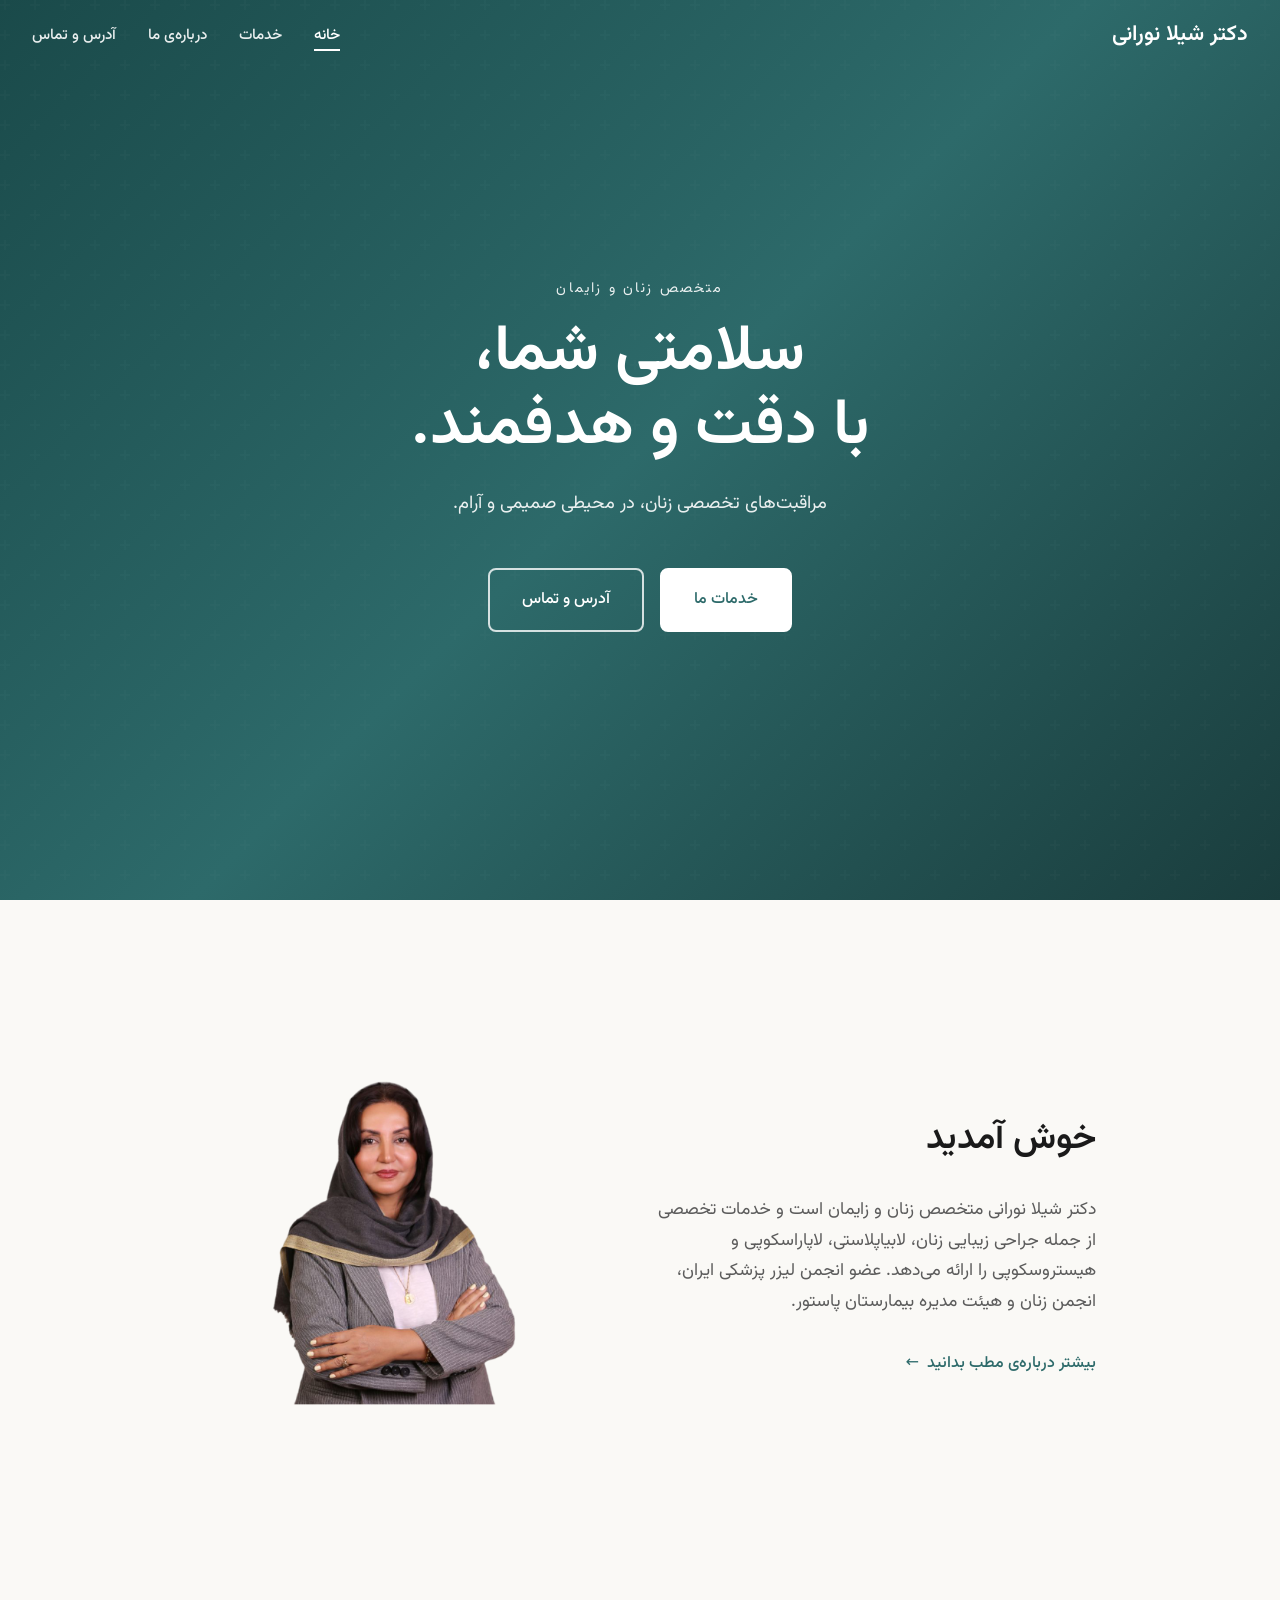
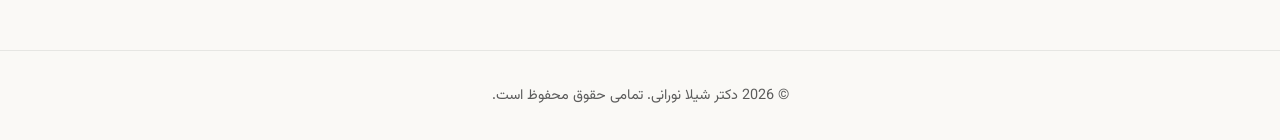
<file: index.html>
<!DOCTYPE html>
<html lang="fa" dir="rtl">
<head>
  <meta charset="UTF-8">
  <meta name="viewport" content="width=device-width, initial-scale=1.0">
  <title>دکتر شیلا نورانی — متخصص زنان و زایمان</title>
  <link rel="stylesheet" href="css/style.css">
  <link rel="preconnect" href="https://fonts.googleapis.com">
  <link rel="preconnect" href="https://fonts.gstatic.com" crossorigin>
  <link href="https://fonts.googleapis.com/css2?family=Vazirmatn:wght@300;400;500;600;700&display=swap" rel="stylesheet">
</head>
<body>
  <header class="navbar" id="navbar" role="banner">
    <a href="index.html" class="navbar-brand">دکتر شیلا نورانی</a>
    <button class="navbar-toggle" id="nav-toggle" type="button" aria-label="باز کردن منو" aria-expanded="false">
      <span class="hamburger"></span>
      <span class="hamburger"></span>
      <span class="hamburger"></span>
    </button>
    <nav class="navbar-menu" id="navbar-menu" aria-label="منوی اصلی">
      <ul class="nav-links">
        <li><a href="index.html" class="nav-link active">خانه</a></li>
        <li><a href="services.html" class="nav-link">خدمات</a></li>
        <li><a href="about.html" class="nav-link">درباره‌ی ما</a></li>
        <li><a href="address.html" class="nav-link">آدرس و تماس</a></li>
      </ul>
    </nav>
  </header>

  <main>
    <section class="hero" id="hero">
      <div class="hero-backdrop"></div>
      <div class="hero-content">
        <p class="hero-subtitle">متخصص زنان و زایمان</p>
        <h1 class="hero-title">سلامتی شما،<br>با دقت و هدفمند.</h1>
        <p class="hero-lead">مراقبت‌های تخصصی زنان، در محیطی صمیمی و آرام.</p>
        <div class="hero-actions">
          <a href="services.html" class="btn btn-primary">خدمات ما</a>
          <a href="address.html" class="btn btn-secondary">آدرس و تماس</a>
        </div>
      </div>
    </section>

    <section class="intro section" id="intro">
      <div class="container">
        <div class="intro-inner">
          <div class="intro-text">
            <h2 class="section-title">خوش آمدید</h2>
            <p class="section-lead">دکتر شیلا نورانی متخصص زنان و زایمان است و خدمات تخصصی از جمله جراحی زیبایی زنان، لابیاپلاستی، لاپاراسکوپی و هیستروسکوپی را ارائه می‌دهد. عضو انجمن لیزر پزشکی ایران، انجمن زنان و هیئت مدیره بیمارستان پاستور.</p>
            <a href="about.html" class="link-arrow">بیشتر درباره‌ی مطب بدانید</a>
          </div>
          <!-- <div class="intro-image"> -->
            <img src="doctor.png" alt="دکتر شیلا نورانی، متخصص زنان و زایمان" width="420" height="320">
          <!-- </div> -->
        </div>
      </div>
    </section>
  </main>

  <footer class="site-footer">
    <div class="container">
      <p class="footer-copy">© <span id="year"></span> دکتر شیلا نورانی. تمامی حقوق محفوظ است.</p>
    </div>
  </footer>

  <script src="js/main.js"></script>
</body>
</html>
</file>
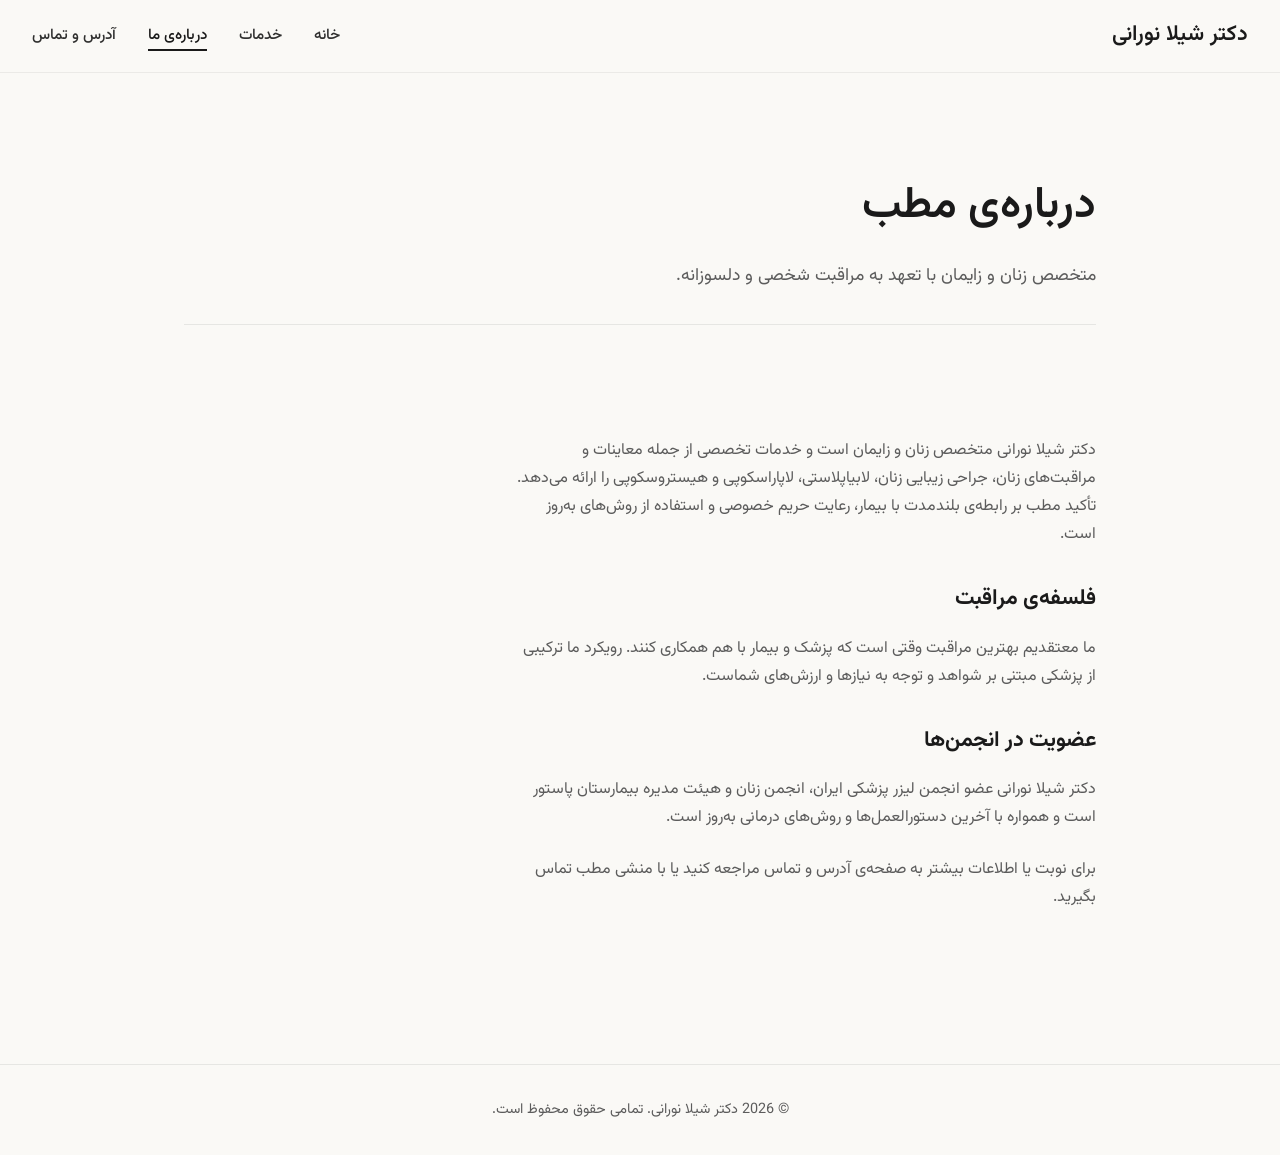
<file: about.html>
<!DOCTYPE html>
<html lang="fa" dir="rtl">
<head>
  <meta charset="UTF-8">
  <meta name="viewport" content="width=device-width, initial-scale=1.0">
  <title>درباره‌ی ما — دکتر شیلا نورانی | متخصص زنان و زایمان</title>
  <link rel="stylesheet" href="css/style.css">
  <link rel="preconnect" href="https://fonts.googleapis.com">
  <link rel="preconnect" href="https://fonts.gstatic.com" crossorigin>
  <link href="https://fonts.googleapis.com/css2?family=Vazirmatn:wght@300;400;500;600;700&display=swap" rel="stylesheet">
</head>
<body class="page-body">
  <header class="navbar is-solid" id="navbar" role="banner">
    <a href="index.html" class="navbar-brand">دکتر شیلا نورانی</a>
    <button class="navbar-toggle" id="nav-toggle" type="button" aria-label="باز کردن منو" aria-expanded="false">
      <span class="hamburger"></span>
      <span class="hamburger"></span>
      <span class="hamburger"></span>
    </button>
    <nav class="navbar-menu" id="navbar-menu" aria-label="منوی اصلی">
      <ul class="nav-links">
        <li><a href="index.html" class="nav-link">خانه</a></li>
        <li><a href="services.html" class="nav-link">خدمات</a></li>
        <li><a href="about.html" class="nav-link active">درباره‌ی ما</a></li>
        <li><a href="address.html" class="nav-link">آدرس و تماس</a></li>
      </ul>
    </nav>
  </header>

  <main class="page">
    <div class="container">
      <header class="page-header">
        <h1 class="page-title">درباره‌ی مطب</h1>
        <p class="page-lead">متخصص زنان و زایمان با تعهد به مراقبت شخصی و دلسوزانه.</p>
      </header>

      <section class="section">
        <div class="content-block">
          <p>دکتر شیلا نورانی متخصص زنان و زایمان است و خدمات تخصصی از جمله معاینات و مراقبت‌های زنان، جراحی زیبایی زنان، لابیاپلاستی، لاپاراسکوپی و هیستروسکوپی را ارائه می‌دهد. تأکید مطب بر رابطه‌ی بلندمدت با بیمار، رعایت حریم خصوصی و استفاده از روش‌های به‌روز است.</p>
          <h3>فلسفه‌ی مراقبت</h3>
          <p>ما معتقدیم بهترین مراقبت وقتی است که پزشک و بیمار با هم همکاری کنند. رویکرد ما ترکیبی از پزشکی مبتنی بر شواهد و توجه به نیازها و ارزش‌های شماست.</p>
          <h3>عضویت در انجمن‌ها</h3>
          <p>دکتر شیلا نورانی عضو انجمن لیزر پزشکی ایران، انجمن زنان و هیئت مدیره بیمارستان پاستور است و همواره با آخرین دستورالعمل‌ها و روش‌های درمانی به‌روز است.</p>
          <p>برای نوبت یا اطلاعات بیشتر به صفحه‌ی <a href="address.html">آدرس و تماس</a> مراجعه کنید یا با منشی مطب تماس بگیرید.</p>
        </div>
      </section>
    </div>
  </main>

  <footer class="site-footer">
    <div class="container">
      <p class="footer-copy">© <span id="year"></span> دکتر شیلا نورانی. تمامی حقوق محفوظ است.</p>
    </div>
  </footer>

  <script src="js/main.js"></script>
</body>
</html>
</file>
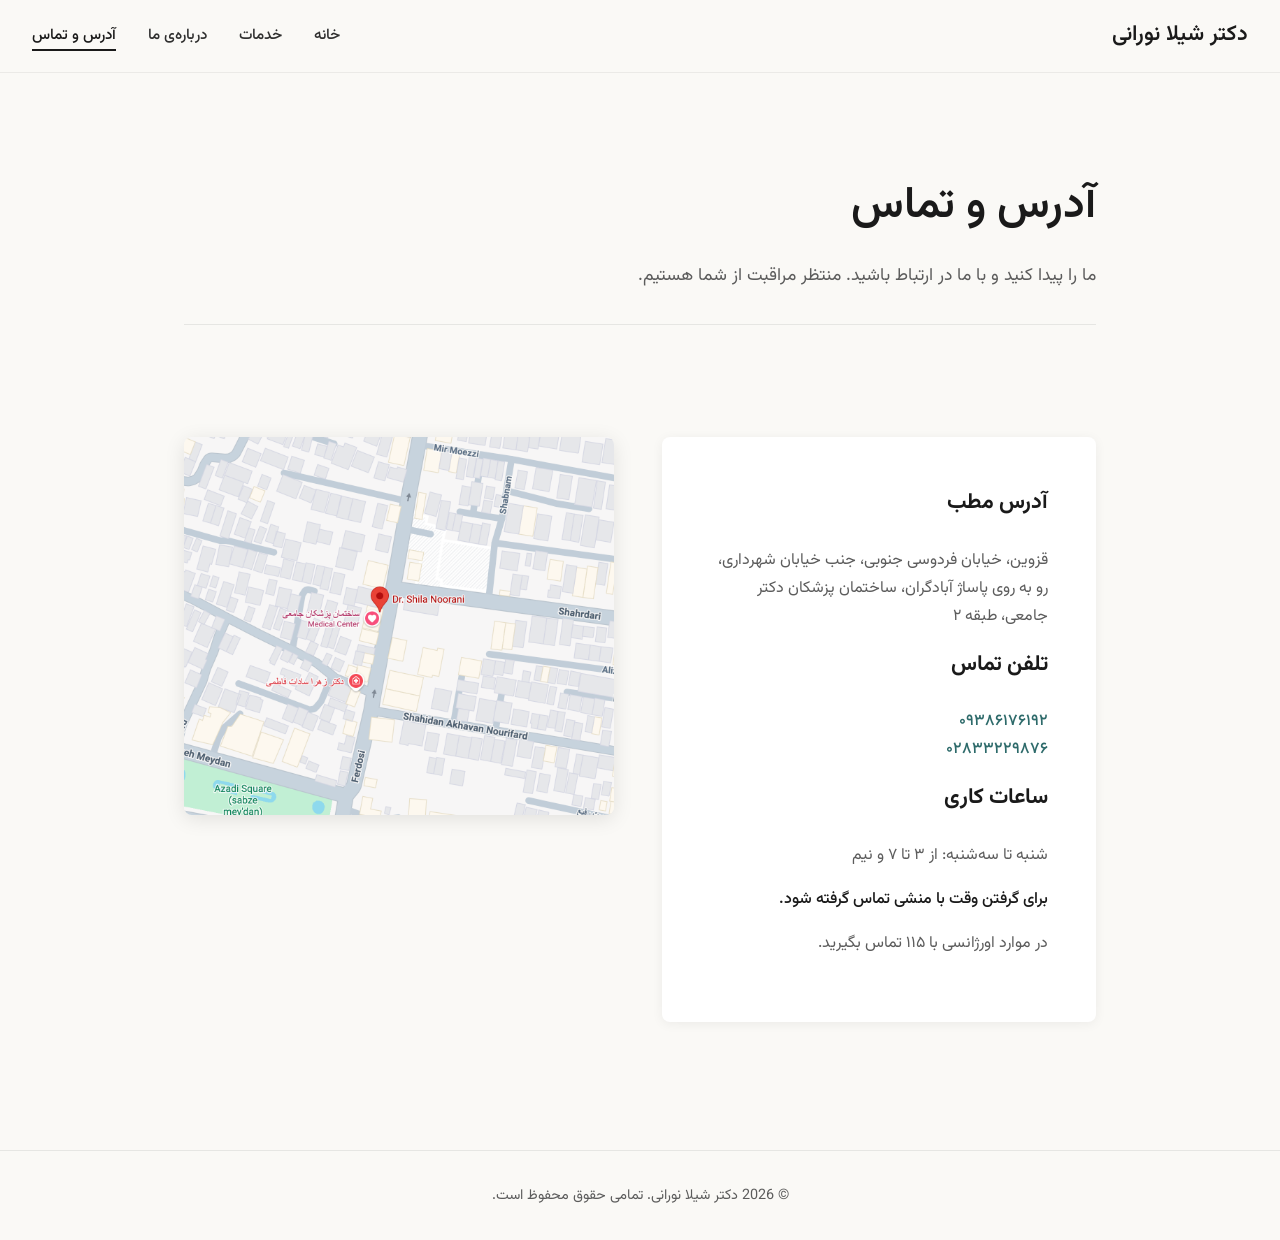
<file: address.html>
<!DOCTYPE html>
<html lang="fa" dir="rtl">
<head>
  <meta charset="UTF-8">
  <meta name="viewport" content="width=device-width, initial-scale=1.0">
  <title>آدرس و تماس — دکتر شیلا نورانی | متخصص زنان و زایمان</title>
  <link rel="stylesheet" href="css/style.css">
  <link rel="preconnect" href="https://fonts.googleapis.com">
  <link rel="preconnect" href="https://fonts.gstatic.com" crossorigin>
  <link href="https://fonts.googleapis.com/css2?family=Vazirmatn:wght@300;400;500;600;700&display=swap" rel="stylesheet">
</head>
<body class="page-body">
  <header class="navbar is-solid" id="navbar" role="banner">
    <a href="index.html" class="navbar-brand">دکتر شیلا نورانی</a>
    <button class="navbar-toggle" id="nav-toggle" type="button" aria-label="باز کردن منو" aria-expanded="false">
      <span class="hamburger"></span>
      <span class="hamburger"></span>
      <span class="hamburger"></span>
    </button>
    <nav class="navbar-menu" id="navbar-menu" aria-label="منوی اصلی">
      <ul class="nav-links">
        <li><a href="index.html" class="nav-link">خانه</a></li>
        <li><a href="services.html" class="nav-link">خدمات</a></li>
        <li><a href="about.html" class="nav-link">درباره‌ی ما</a></li>
        <li><a href="address.html" class="nav-link active">آدرس و تماس</a></li>
      </ul>
    </nav>
  </header>

  <main class="page">
    <div class="container">
      <header class="page-header">
        <h1 class="page-title">آدرس و تماس</h1>
        <p class="page-lead">ما را پیدا کنید و با ما در ارتباط باشید. منتظر مراقبت از شما هستیم.</p>
      </header>

      <section class="section">
        <div class="address-inner">
          <div class="address-card">
            <h3>آدرس مطب</h3>
            <p>
              قزوین، خیابان فردوسی جنوبی، جنب خیابان شهرداری، رو به روی پاساژ آبادگران، ساختمان پزشکان دکتر جامعی، طبقه ۲
            </p>
            <h3>تلفن تماس</h3>
            <p>
              <a href="tel:+989386176192">۰۹۳۸۶۱۷۶۱۹۲</a><br>
              <a href="tel:+9828333229876">۰۲۸۳۳۲۲۹۸۷۶</a>
            </p>
            <h3>ساعات کاری</h3>
            <p>
              شنبه تا سه‌شنبه: از ۳ تا ۷ و نیم
            </p>
            <p class="address-note">برای گرفتن وقت با منشی تماس گرفته شود.</p>
            <p>در موارد اورژانسی با ۱۱۵ تماس بگیرید.</p>
          </div>
          <a class="address-map-link" href="https://maps.app.goo.gl/wGYwDpwdkwxt8mRX6" target="_blank" rel="noopener noreferrer" aria-label="نمایش موقعیت مطب در نقشه گوگل">
            <img src="address.png" alt="موقعیت مطب دکتر شیلا نورانی روی نقشه" width="480" height="360">
          </a>
        </div>
      </section>
    </div>
  </main>

  <footer class="site-footer">
    <div class="container">
      <p class="footer-copy">© <span id="year"></span> دکتر شیلا نورانی. تمامی حقوق محفوظ است.</p>
    </div>
  </footer>

  <script src="js/main.js"></script>
</body>
</html>
</file>
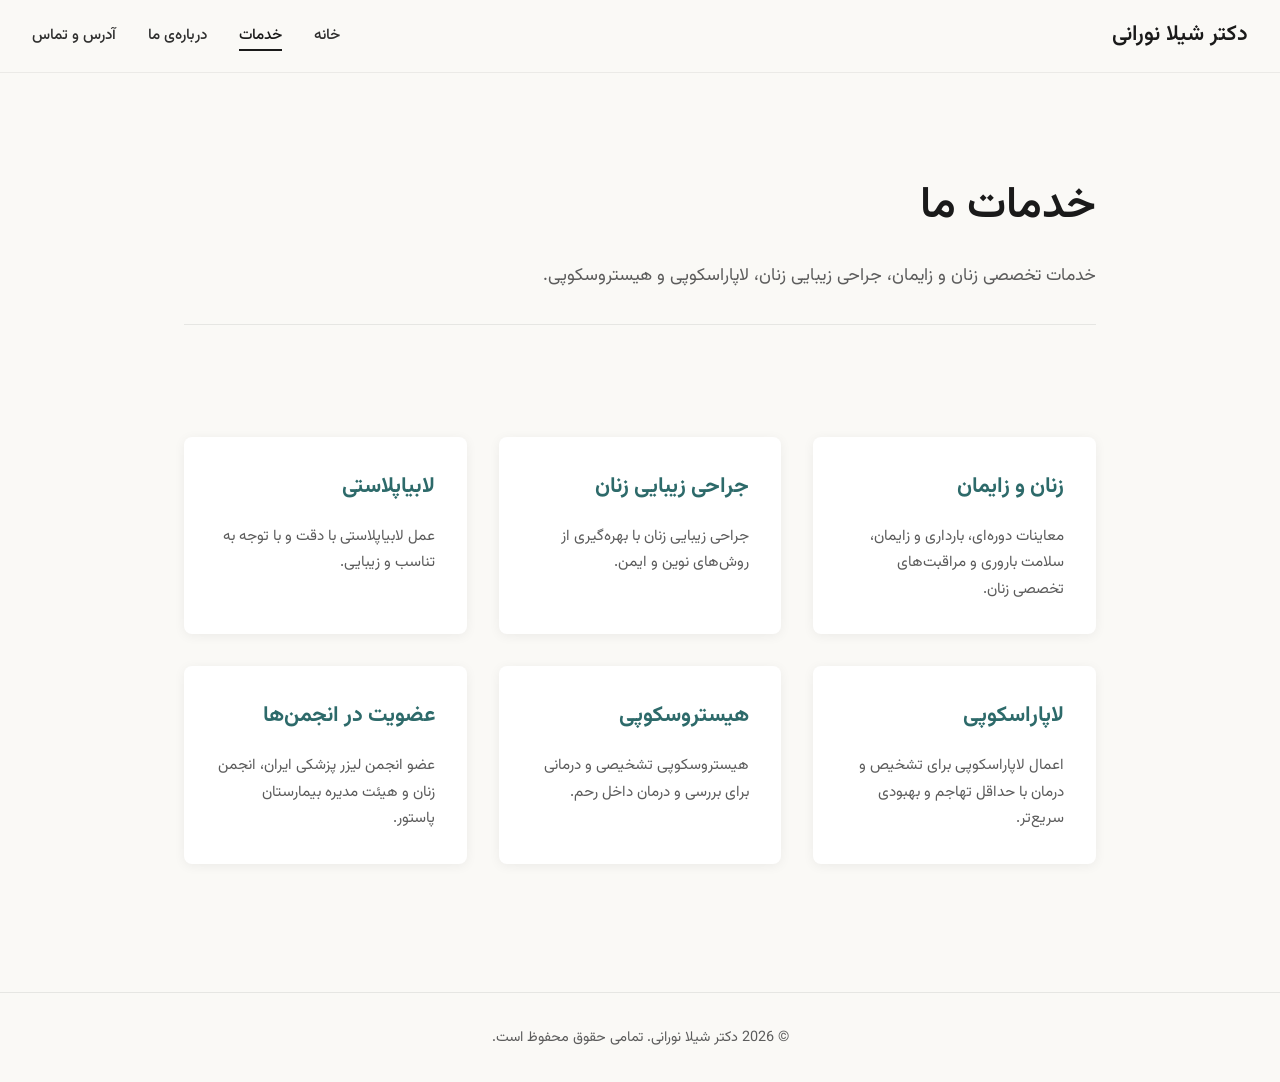
<file: services.html>
<!DOCTYPE html>
<html lang="fa" dir="rtl">
<head>
  <meta charset="UTF-8">
  <meta name="viewport" content="width=device-width, initial-scale=1.0">
  <title>خدمات — دکتر شیلا نورانی | متخصص زنان و زایمان</title>
  <link rel="stylesheet" href="css/style.css">
  <link rel="preconnect" href="https://fonts.googleapis.com">
  <link rel="preconnect" href="https://fonts.gstatic.com" crossorigin>
  <link href="https://fonts.googleapis.com/css2?family=Vazirmatn:wght@300;400;500;600;700&display=swap" rel="stylesheet">
</head>
<body class="page-body">
  <header class="navbar is-solid" id="navbar" role="banner">
    <a href="index.html" class="navbar-brand">دکتر شیلا نورانی</a>
    <button class="navbar-toggle" id="nav-toggle" type="button" aria-label="باز کردن منو" aria-expanded="false">
      <span class="hamburger"></span>
      <span class="hamburger"></span>
      <span class="hamburger"></span>
    </button>
    <nav class="navbar-menu" id="navbar-menu" aria-label="منوی اصلی">
      <ul class="nav-links">
        <li><a href="index.html" class="nav-link">خانه</a></li>
        <li><a href="services.html" class="nav-link active">خدمات</a></li>
        <li><a href="about.html" class="nav-link">درباره‌ی ما</a></li>
        <li><a href="address.html" class="nav-link">آدرس و تماس</a></li>
      </ul>
    </nav>
  </header>

  <main class="page">
    <div class="container">
      <header class="page-header">
        <h1 class="page-title">خدمات ما</h1>
        <p class="page-lead">خدمات تخصصی زنان و زایمان، جراحی زیبایی زنان، لاپاراسکوپی و هیستروسکوپی.</p>
      </header>

      <section class="section">
        <div class="services-grid">
          <article class="service-card">
            <h3>زنان و زایمان</h3>
            <p>معاینات دوره‌ای، بارداری و زایمان، سلامت باروری و مراقبت‌های تخصصی زنان.</p>
          </article>
          <article class="service-card">
            <h3>جراحی زیبایی زنان</h3>
            <p>جراحی زیبایی زنان با بهره‌گیری از روش‌های نوین و ایمن.</p>
          </article>
          <article class="service-card">
            <h3>لابیاپلاستی</h3>
            <p>عمل لابیاپلاستی با دقت و با توجه به تناسب و زیبایی.</p>
          </article>
          <article class="service-card">
            <h3>لاپاراسکوپی</h3>
            <p>اعمال لاپاراسکوپی برای تشخیص و درمان با حداقل تهاجم و بهبودی سریع‌تر.</p>
          </article>
          <article class="service-card">
            <h3>هیستروسکوپی</h3>
            <p>هیستروسکوپی تشخیصی و درمانی برای بررسی و درمان داخل رحم.</p>
          </article>
          <article class="service-card service-card--membership">
            <h3>عضویت در انجمن‌ها</h3>
            <p>عضو انجمن لیزر پزشکی ایران، انجمن زنان و هیئت مدیره بیمارستان پاستور.</p>
          </article>
        </div>
      </section>
    </div>
  </main>

  <footer class="site-footer">
    <div class="container">
      <p class="footer-copy">© <span id="year"></span> دکتر شیلا نورانی. تمامی حقوق محفوظ است.</p>
    </div>
  </footer>

  <script src="js/main.js"></script>
</body>
</html>
</file>
<file: css/style.css>
/* --- Variables --- */
:root {
  --color-bg: #faf9f6;
  --color-surface: #ffffff;
  --color-text: #1a1a1a;
  --color-text-muted: #5c5c5c;
  --color-accent: #2d6a6a;
  --color-accent-hover: #245454;
  --color-hero-overlay: rgba(26, 26, 26, 0.4);
  --color-nav-solid: rgba(250, 249, 246, 0.98);
  --font-heading: 'Vazirmatn', 'Cormorant Garamond', Georgia, serif;
  --font-body: 'Vazirmatn', system-ui, sans-serif;
  --space-xs: 0.5rem;
  --space-sm: 1rem;
  --space-md: 1.5rem;
  --space-lg: 2rem;
  --space-xl: 3rem;
  --space-2xl: 4rem;
  --radius: 8px;
  --nav-height: 72px;
  --transition: 0.25s ease;
}

/* --- Reset & base --- */
*, *::before, *::after { box-sizing: border-box; }
html { scroll-behavior: smooth; }
html[dir="rtl"] {
  direction: rtl;
  text-align: right;
}
body {
  margin: 0;
  font-family: var(--font-body);
  font-size: 1rem;
  line-height: 1.75;
  color: var(--color-text);
  background: var(--color-bg);
}

img { max-width: 100%; height: auto; display: block; }
a { color: inherit; text-decoration: none; }
ul { list-style: none; margin: 0; padding: 0; }

/* --- Layout --- */
.container {
  width: 100%;
  max-width: 960px;
  margin: 0 auto;
  padding: 0 var(--space-md);
}

.section {
  padding: var(--space-2xl) 0;
}

.section-title {
  font-family: var(--font-heading);
  font-size: clamp(1.75rem, 4vw, 2.25rem);
  font-weight: 600;
  margin: 0 0 var(--space-md);
}

.section-lead {
  font-size: 1.1rem;
  color: var(--color-text-muted);
  margin: 0 0 var(--space-lg);
  max-width: 60ch;
}

/* --- Intro: welcome text + doctor photo --- */
.intro-inner {
  display: flex;
  flex-direction: row;
  align-items: center;
  gap: var(--space-xl);
  flex-wrap: wrap;
}

.intro-text {
  flex: 1;
  min-width: 280px;
}

.intro-image {
  flex: 0 0 auto;
}

.intro-image img {
  width: 100%;
  max-width: 280px;
  height: auto;
  border-radius: var(--radius);
  box-shadow: 0 4px 20px rgba(0, 0, 0, 0.1);
}

@media (max-width: 640px) {
  .intro-inner {
    flex-direction: column;
  }
  .intro-image img {
    max-width: 240px;
  }
}

.link-arrow {
  display: inline-flex;
  align-items: center;
  gap: var(--space-xs);
  font-weight: 500;
  color: var(--color-accent);
  transition: color var(--transition), gap var(--transition);
}

.link-arrow:hover {
  color: var(--color-accent-hover);
  gap: var(--space-sm);
}

html[dir="rtl"] .link-arrow::after {
  content: '←';
}
html:not([dir="rtl"]) .link-arrow::after {
  content: '→';
}

/* --- Navbar (transparent by default on hero pages) --- */
.navbar {
  position: fixed;
  top: 0;
  left: 0;
  right: 0;
  z-index: 1000;
  display: flex;
  align-items: center;
  justify-content: space-between;
  padding: var(--space-sm) var(--space-lg);
  min-height: var(--nav-height);
  transition: background-color var(--transition), box-shadow var(--transition), color var(--transition);
}

.navbar.is-solid {
  background-color: var(--color-nav-solid);
  box-shadow: 0 1px 0 rgba(0, 0, 0, 0.06);
  color: var(--color-text);
}

.navbar:not(.is-solid) {
  background-color: transparent;
  color: #fff;
}

.navbar-brand {
  font-family: var(--font-heading);
  font-size: 1.35rem;
  font-weight: 600;
  color: inherit;
}

.nav-links {
  display: flex;
  align-items: center;
  gap: var(--space-lg);
}

.nav-link {
  font-weight: 500;
  font-size: 0.95rem;
  opacity: 0.9;
  transition: opacity var(--transition);
}

.navbar.is-solid .nav-link { color: var(--color-text); }
.navbar:not(.is-solid) .nav-link { color: #fff; }

.nav-link:hover,
.nav-link.active {
  opacity: 1;
}

.nav-link.active {
  border-bottom: 2px solid currentColor;
  padding-bottom: 2px;
}

/* Mobile: hamburger */
.navbar-toggle {
  display: none;
  flex-direction: column;
  justify-content: center;
  gap: 6px;
  width: 44px;
  height: 44px;
  padding: 0;
  border: none;
  background: transparent;
  cursor: pointer;
  color: inherit;
  border-radius: var(--radius);
  transition: background var(--transition);
}

.navbar-toggle:hover {
  background: rgba(255, 255, 255, 0.1);
}

.navbar.is-solid .navbar-toggle:hover {
  background: rgba(0, 0, 0, 0.06);
}

.hamburger {
  display: block;
  width: 22px;
  height: 2px;
  background: currentColor;
  border-radius: 1px;
  transition: transform var(--transition), opacity var(--transition);
}

.navbar-toggle[aria-expanded="true"] .hamburger:nth-child(1) {
  transform: translateY(8px) rotate(45deg);
}

.navbar-toggle[aria-expanded="true"] .hamburger:nth-child(2) {
  opacity: 0;
}

.navbar-toggle[aria-expanded="true"] .hamburger:nth-child(3) {
  transform: translateY(-8px) rotate(-45deg);
}

@media (max-width: 768px) {
  .navbar-toggle {
    display: flex;
  }

  .navbar-menu {
    position: fixed;
    top: var(--nav-height);
    left: 0;
    right: 0;
    background: var(--color-nav-solid);
    color: var(--color-text);
    box-shadow: 0 10px 30px rgba(0, 0, 0, 0.1);
    max-height: 0;
    overflow: hidden;
    transition: max-height var(--transition);
  }

  .navbar-menu.is-open {
    max-height: 280px;
  }

  .nav-links {
    flex-direction: column;
    padding: var(--space-md);
    gap: 0;
  }

  .nav-link {
    display: block;
    padding: var(--space-sm);
    color: var(--color-text);
    border-bottom: 1px solid rgba(0, 0, 0, 0.06);
  }

  .nav-link:last-child {
    border-bottom: none;
  }

  .navbar.is-solid .nav-link,
  .navbar:not(.is-solid) .nav-link {
    color: var(--color-text);
  }
}

@media (min-width: 769px) {
  .navbar-menu {
    display: block;
  }
}

/* --- Hero --- */
.hero {
  position: relative;
  min-height: 100vh;
  display: flex;
  align-items: center;
  justify-content: center;
  padding: var(--nav-height) var(--space-lg) var(--space-2xl);
  color: #fff;
  text-align: center;
}
html[dir="rtl"] .hero {
  text-align: center;
}

.hero-backdrop {
  position: absolute;
  inset: 0;
  background: linear-gradient(135deg, #1a4a4a 0%, #2d6a6a 50%, #1a3d3d 100%);
  z-index: -1;
}

.hero-backdrop::after {
  content: '';
  position: absolute;
  inset: 0;
  background: url("data:image/svg+xml,%3Csvg width='60' height='60' viewBox='0 0 60 60' xmlns='http://www.w3.org/2000/svg'%3E%3Cg fill='none' fill-rule='evenodd'%3E%3Cg fill='%23ffffff' fill-opacity='0.03'%3E%3Cpath d='M36 34v-4h-2v4h-4v2h4v4h2v-4h4v-2h-4zm0-30V0h-2v4h-4v2h4v4h2V6h4V4h-4zM6 34v-4H4v4H0v2h4v4h2v-4h4v-2H6zM6 4V0H4v4H0v2h4v4h2V6h4V4H6z'/%3E%3C/g%3E%3C/g%3E%3C/svg%3E");
  opacity: 0.5;
}

.hero-content {
  position: relative;
  z-index: 1;
}

.hero-subtitle {
  font-size: 0.9rem;
  letter-spacing: 0.15em;
  text-transform: uppercase;
  opacity: 0.9;
  margin: 0 0 var(--space-sm);
}

.hero-title {
  font-family: var(--font-heading);
  font-size: clamp(2.5rem, 8vw, 4rem);
  font-weight: 600;
  line-height: 1.15;
  margin: 0 0 var(--space-md);
}

.hero-lead {
  font-size: 1.15rem;
  opacity: 0.9;
  max-width: 42ch;
  margin: 0 auto var(--space-xl);
}

.hero-actions {
  display: flex;
  flex-wrap: wrap;
  gap: var(--space-sm);
  justify-content: center;
}

/* --- Buttons --- */
.btn {
  display: inline-block;
  padding: var(--space-sm) var(--space-lg);
  font-family: var(--font-body);
  font-size: 1rem;
  font-weight: 500;
  border-radius: var(--radius);
  transition: background var(--transition), color var(--transition), border-color var(--transition);
  border: 2px solid transparent;
}

.btn-primary {
  background: #fff;
  color: var(--color-accent);
  border-color: #fff;
}

.btn-primary:hover {
  background: rgba(255, 255, 255, 0.9);
  color: var(--color-accent-hover);
}

.btn-secondary {
  background: transparent;
  color: #fff;
  border-color: rgba(255, 255, 255, 0.8);
}

.btn-secondary:hover {
  background: rgba(255, 255, 255, 0.15);
  border-color: #fff;
}

/* --- Page (non-hero): top padding for fixed nav --- */
.page {
  padding-top: calc(var(--nav-height) + var(--space-xl));
}

.page-header {
  padding: var(--space-xl) 0 var(--space-lg);
  border-bottom: 1px solid rgba(0, 0, 0, 0.08);
  margin-bottom: var(--space-xl);
}

.page-title {
  font-family: var(--font-heading);
  font-size: clamp(2rem, 5vw, 2.75rem);
  font-weight: 600;
  margin: 0;
}

.page-lead {
  color: var(--color-text-muted);
  margin: var(--space-sm) 0 0;
  font-size: 1.1rem;
}

/* --- Services grid --- */
.services-grid {
  display: grid;
  grid-template-columns: repeat(auto-fill, minmax(260px, 1fr));
  gap: var(--space-lg);
}

.service-card {
  background: var(--color-surface);
  padding: var(--space-lg);
  border-radius: var(--radius);
  box-shadow: 0 2px 12px rgba(0, 0, 0, 0.06);
  transition: box-shadow var(--transition), transform var(--transition);
}

.service-card:hover {
  box-shadow: 0 8px 24px rgba(0, 0, 0, 0.08);
  transform: translateY(-2px);
}

.service-card h3 {
  font-family: var(--font-heading);
  font-size: 1.35rem;
  margin: 0 0 var(--space-sm);
  color: var(--color-accent);
}

.service-card p {
  margin: 0;
  color: var(--color-text-muted);
  font-size: 0.95rem;
}

/* --- About / Address content --- */
.content-block {
  max-width: 65ch;
}

.content-block h3 {
  font-family: var(--font-heading);
  font-size: 1.35rem;
  margin: var(--space-lg) 0 var(--space-sm);
}

.content-block p {
  margin: 0 0 var(--space-md);
  color: var(--color-text-muted);
}

/* --- Address / contact --- */
.address-card {
  background: var(--color-surface);
  padding: var(--space-xl);
  border-radius: var(--radius);
  box-shadow: 0 2px 12px rgba(0, 0, 0, 0.06);
  max-width: 480px;
}

.address-card h3 {
  font-family: var(--font-heading);
  font-size: 1.35rem;
  margin: 0 0 var(--space-md);
}

.address-card p {
  margin: 0 0 var(--space-sm);
  color: var(--color-text-muted);
}

.address-card a {
  color: var(--color-accent);
  font-weight: 500;
}

.address-card a:hover {
  text-decoration: underline;
}

.address-card .address-note {
  font-weight: 500;
  color: var(--color-text);
  margin-top: var(--space-sm);
}

/* --- Address page: card + map image --- */
.address-inner {
  display: flex;
  flex-direction: row;
  align-items: flex-start;
  gap: var(--space-xl);
  flex-wrap: wrap;
}

.address-inner .address-card {
  flex: 1;
  min-width: 300px;
}

.address-map-link {
  flex: 0 0 auto;
  display: block;
  border-radius: var(--radius);
  overflow: hidden;
  box-shadow: 0 4px 20px rgba(0, 0, 0, 0.1);
  transition: box-shadow var(--transition);
}

.address-map-link:hover {
  box-shadow: 0 8px 28px rgba(0, 0, 0, 0.15);
}

.address-map-link img {
  width: 100%;
  max-width: 430px;
  height: auto;
  display: block;
  vertical-align: middle;
}

@media (max-width: 640px) {
  .address-inner {
    flex-direction: column;
  }
  .address-map-link img {
    max-width: 100%;
  }
}

/* --- Footer --- */
.site-footer {
  padding: var(--space-lg) 0;
  margin-top: var(--space-2xl);
  border-top: 1px solid rgba(0, 0, 0, 0.08);
  text-align: center;
}
html[dir="rtl"] .site-footer {
  text-align: center;
}

.footer-copy {
  margin: 0;
  font-size: 0.9rem;
  color: var(--color-text-muted);
}
</file>
